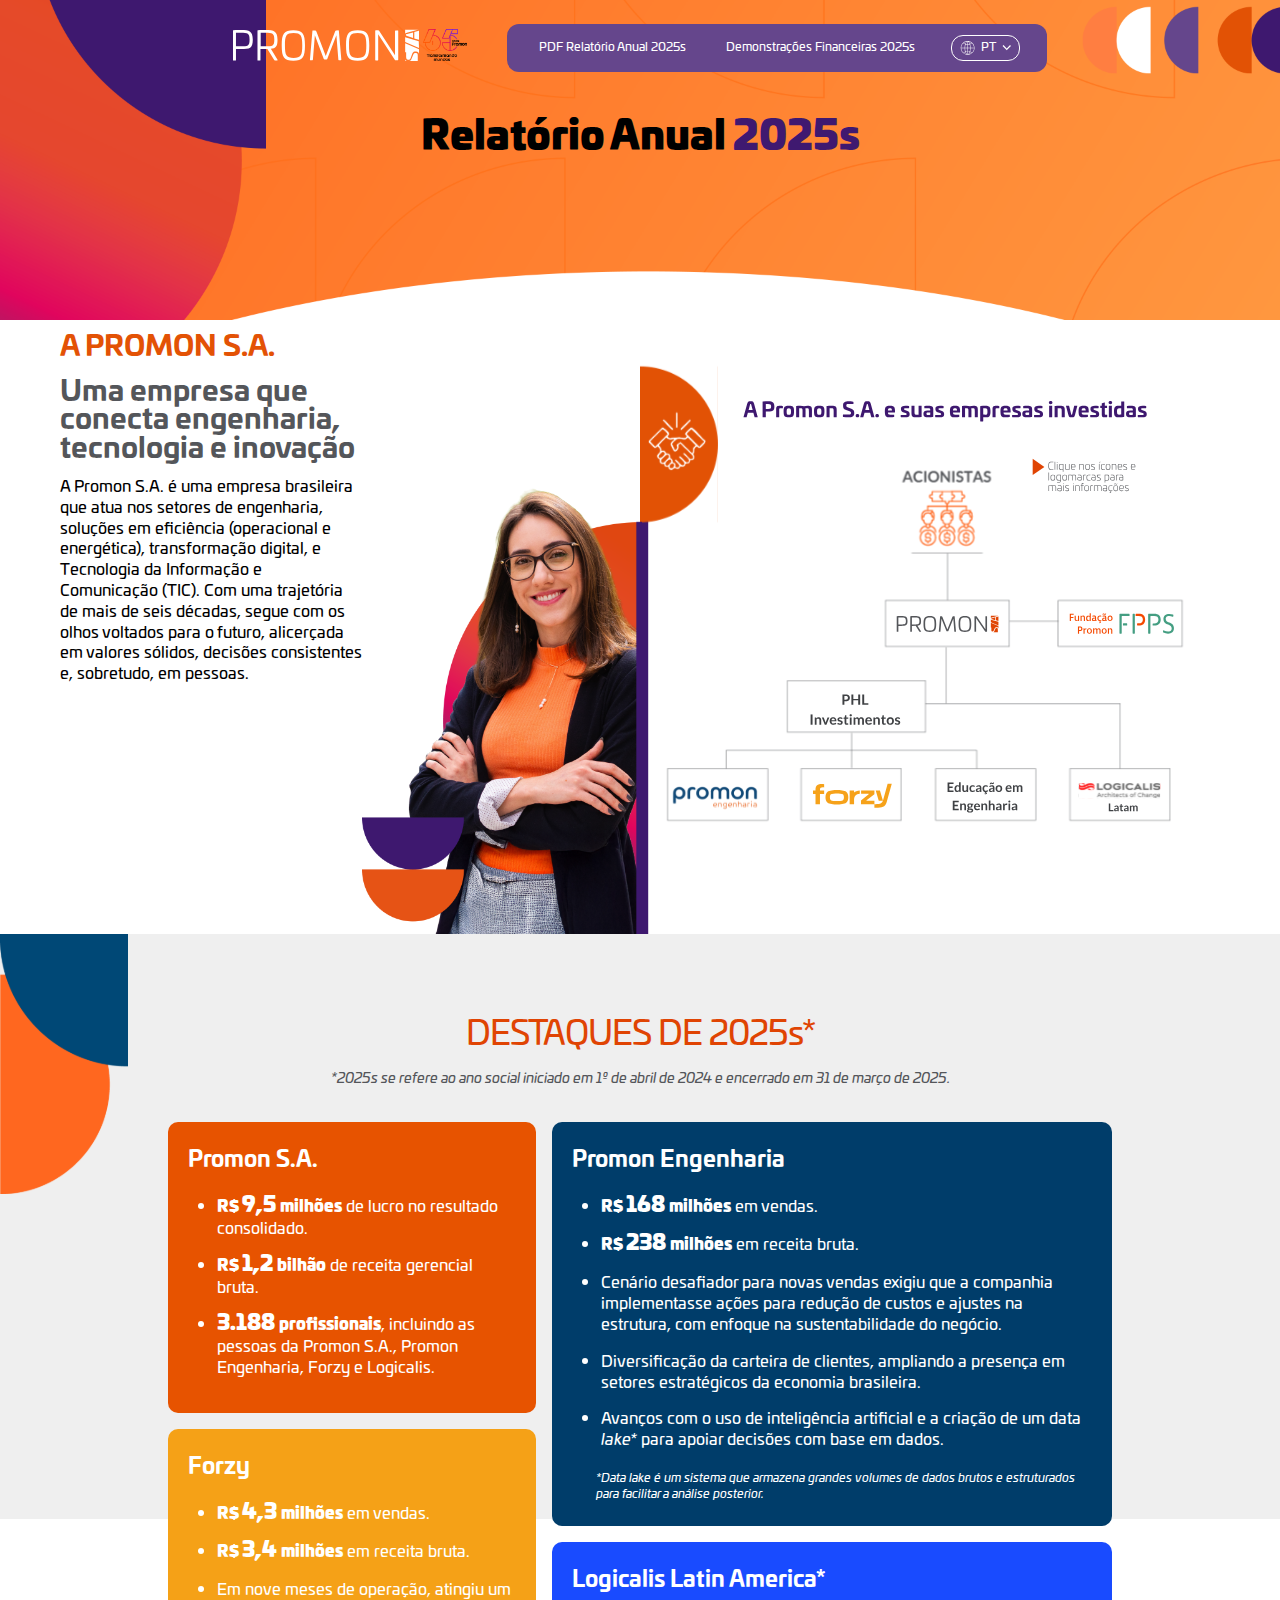
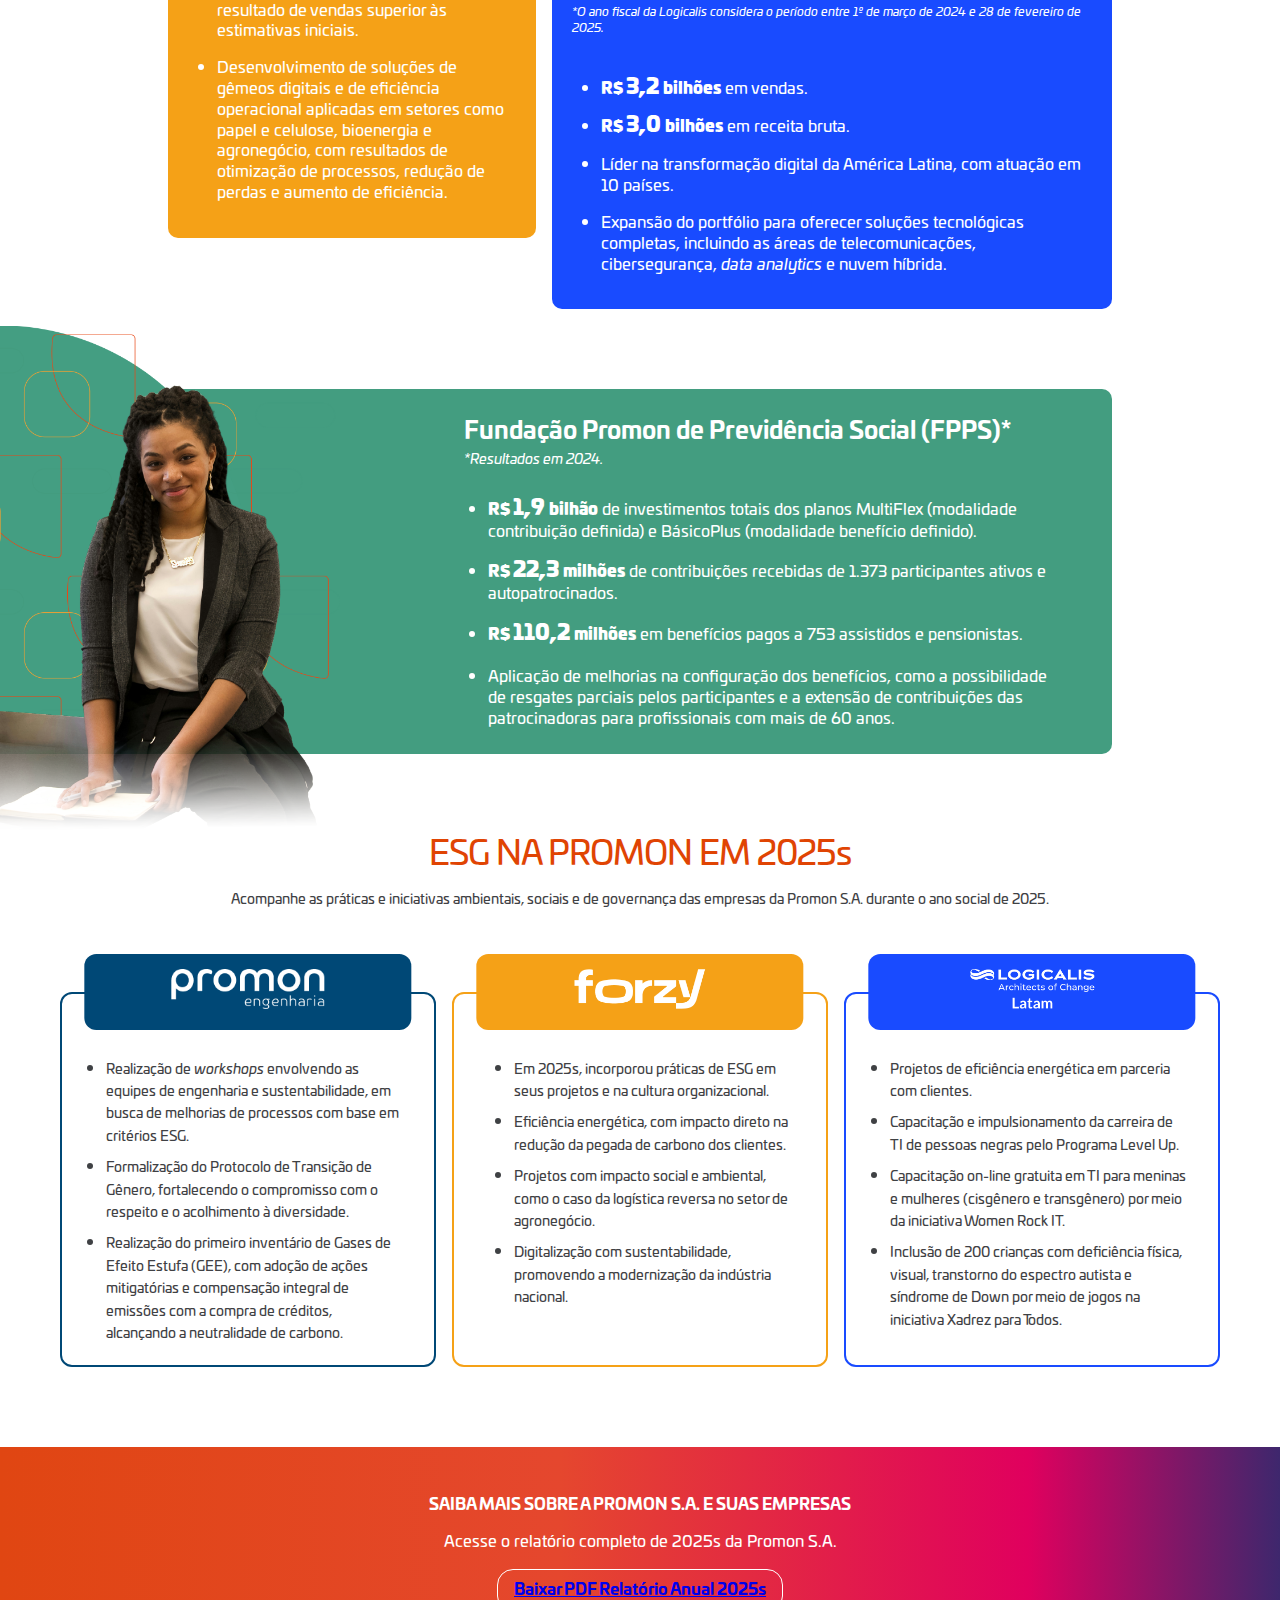
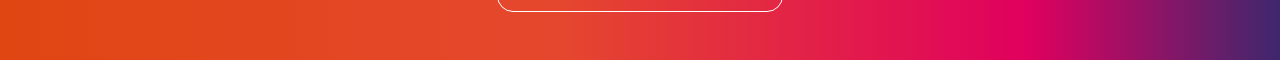
<file: index.html>
<!DOCTYPE html>
<html lang="pt-BR">

<head>
  <meta charset="UTF-8">
  <meta name="viewport" content="width=device-width, initial-scale=1.0">
  <title>Promon S/A</title>
  <link rel="preconnect" href="https://fonts.googleapis.com">
  <link rel="preconnect" href="https://fonts.gstatic.com" crossorigin>
  <link href="https://fonts.googleapis.com/css2?family=Lato:ital,wght@0,100;0,300;0,400;0,700;0,900;1,100;1,300;1,400;1,700;1,900&display=swap" rel="stylesheet">

  <link rel="stylesheet" href="./assets/css/reset.css">
  <link rel="stylesheet" href="./assets/css/fonts.css">
  <link rel="stylesheet" href="./assets/css/index.css">
</head>

<body>
  <header class="header">
    <img class="header__background" src="./assets/images/background-heeader.png" alt="">

    <div class="header__content">
      <div class="header__top">
        <div class="header__logo">
          <img src="./assets/images/logo-promon.svg" alt="Logo Promon">
          <img src="./assets/images/selo.png" alt="Selo 65 anos Promon  ">
        </div>
        
        <div class="header__container-nav">
          <nav class="header__nav">
            <ul>
              <li>
                <a target="_blank" href="https://www.promon.com.br/relatorioanual/2025s/">
                  PDF Relatório Anual 2025s
                </a>
              </li>
              <li>
                <a target="_blank" href="https://www.promon.com.br/relatorioanual/2025s/DF-PSA-2025.pdf">
                  Demonstrações Financeiras 2025s
                </a>
              </li>
              <li id="language-change">
                <img class="language-icon-global" src="./assets/images/icon-global.svg" alt="Icone Globo">
                <span class="language-text">PT</span>
                <img class="language-icon-down" src="./assets/images/icon-down.svg" alt="Icone Seta para baixo">
                
                <select class="language-list">
                  <option value="pt" selected>🇧🇷 PT</option>
                  <option value="en">🇺🇸 EN</option>
                </select>
              </li>
            </ul>
          </nav>
        </div>
      </div>

      <div class="header__bottom">
        <h1 class="title header__title">Relatório Anual <span>2025s</span></h1>
      </div>
    </div>
  </header>

  <main class="main">
    <section class="section-hero">
      <div class="container">
        <div class="section-hero__content">
          <div class="section-hero__text-media">
            <article class="section-hero__article">
              <h2 class="section-hero__subtitle subtitle">A PROMON S.A.</h2>

              <h2 class="section-hero__subtitle section-hero__subtitle--second subtitle">
                Uma empresa que conecta engenharia, tecnologia e inovação
              </h2>

              <p class="section-hero__text">
                A Promon S.A. é uma empresa brasileira que atua nos setores de
                engenharia, soluções em eficiência (operacional e energética),
                transformação digital, e Tecnologia da Informação e Comunicação
                (TIC). Com uma trajetória de mais de seis décadas, segue com os
                olhos voltados para o futuro, alicerçada em valores sólidos,
                decisões consistentes e, sobretudo, em pessoas.
              </p>
            </article>

            <img src="./assets/images/about-1.png" alt="" srcset="">
          </div>

          <div class="section-hero__organograma"></div>
        </div>
      </div>
    </section>

    <section class="section section-highlights">
      <div class="section-highlights__decoration">
        <img src="./assets/images/decoration.svg" aria-hidden="true">
      </div>

      <div class="container">
        <header class="section-header">
          <h2 class="title-section section-highlights__title">DESTAQUES DE 2025s*</h2>
          <p class="text-small">
            <i>
              *2025s se refere ao ano social iniciado em 1º de abril de
              2024 e encerrado em 31 de março de 2025.
            </i>
          </smal>
        </header>

        <div class="section-highlights__content">
          <div class="column-1">
            <article class="card orange">
              <h2>Promon S.A.</h2>
              <ul>
                <li>
                  <strong>R$ </strong> <strong class="number">9,5</strong> 
                  <strong>milhões</strong> de lucro no resultado consolidado.
                </li>
                <li>
                  <strong>R$ </strong> <strong class="number">1,2</strong> 
                  <strong>bilhão</strong> de receita gerencial bruta.
                </li>
                <li>
                  <strong class="number">3.188</strong> 
                  <strong>profissionais</strong>, incluindo as pessoas da Promon 
                  S.A., Promon Engenharia, Forzy e Logicalis.
                </li>
              </ul>
            </article>

            <article class="card yellow">
              <h2>Forzy</h2>
              <ul>
                  <li>
                    <strong>R$ </strong> <strong class="number">4,3</strong> 
                    <strong>milhões</strong> em vendas.
                  </li>
                  <li>
                    <strong>R$ </strong> <strong class="number">3,4</strong> 
                    <strong>milhões</strong> em receita bruta.
                  </li>
                  <li>
                    Em nove meses de operação, atingiu um resultado de vendas superior às 
                    estimativas iniciais.
                  </li>
                  <li>
                    Desenvolvimento de soluções de gêmeos digitais e de eficiência 
                    operacional aplicadas em setores como papel e celulose, bioenergia e 
                    agronegócio, com resultados de otimização de processos, redução de 
                    perdas e aumento de eficiência.
                  </li>
              </ul>
            </article>
          </div>

          <div class="column-2">
            <article class="card darkblue">
              <h2>Promon Engenharia</h2>
              <ul>
                <li>
                  <strong>R$ </strong> <strong class="number">168</strong> 
                  <strong>milhões</strong> em vendas.
                </li>
                <li>
                  <strong>R$ </strong> <strong class="number">238</strong>
                  <strong>milhões</strong> em receita bruta.
                </li>
                <li>
                  Cenário desafiador para novas vendas exigiu que a companhia implementasse 
                  ações para redução de custos e ajustes na estrutura, com enfoque na
                  sustentabilidade do negócio.
                </li>
                <li>
                  Diversificação da carteira de clientes, ampliando a presença em setores 
                  estratégicos da economia brasileira.
                </li>
                <li>
                  Avanços com o uso de inteligência artificial e a criação de um data 
                    <i>lake*</i> para apoiar decisões com base em dados.
                </li>
              </ul>
              
              <small style="padding-left: 24px;">
                <i>
                  *Data lake é um sistema que armazena grandes volumes de dados brutos e 
                  estruturados para facilitar a análise posterior.
                </i>
              </small>
            </article>

            <article class="card blue">
              <h2>Logicalis Latin America*</h2>
              <small>
                <i>
                  *O ano fiscal da Logicalis considera o período entre 1º de março de 
                  2024 e 28 de fevereiro de 2025.
                </i>
              </small>  <br>
             
              <ul>
                <li>
                  <strong>R$ </strong> <strong class="number">3,2</strong> <strong>bilhões</strong> em vendas.
                </li>
                <li>
                  <strong>R$ </strong> <strong class="number">3,0</strong> <strong>bilhões</strong> em receita 
                  bruta.
                </li>
                <li>
                  Líder na transformação digital da América Latina, com atuação em 10 países.
                </li>
                <li>
                  Expansão do portfólio para oferecer soluções tecnológicas completas, incluindo 
                  as áreas de telecomunicações, cibersegurança, <i>data analytics</i> e nuvem híbrida.
                </li>
              </ul>
            </article>
          </div>
        </div>
      </div>
    </section>

    <section class="section-fundation">
      <img src="./assets/images/15626b2b729ef372f9422b213573ec1e444cd942.png" alt="">
      <div class="container">
        <article class="section-fundation__article">
          <h2 class="subtitle-section">Fundação Promon de Previdência Social (FPPS)*</h2>
          <p class="text-small"><i>*Resultados em 2024.</i></p>

          <ul>
            <li>
             <strong>R$ </strong> <strong class="number">1,9 </strong> <strong>bilhão</strong> 
             de investimentos totais dos planos MultiFlex (modalidade contribuição definida) e 
             BásicoPlus (modalidade benefício definido).
            </li>
            <li>
             <strong>R$ </strong> <strong class="number">22,3</strong> <strong>milhões</strong> 
             de contribuições recebidas de 1.373 participantes ativos e autopatrocinados.
            </li>
            <li>
             <strong>R$ </strong> <strong class="number">110,2</strong> <strong>milhões</strong> 
             em benefícios pagos a 753 assistidos e pensionistas.
            </li>
            <li>
              Aplicação de melhorias na configuração dos benefícios, como a possibilidade de 
              resgates parciais pelos participantes e a extensão de contribuições das 
              patrocinadoras para profissionais com mais de 60 anos.
            </li>
          </ul>
        </article>
      </div>
    </section>

    <section class="section section-esg">
      <div class="container">
        <header class="section-header">
          <h2 class="title-section">ESG NA PROMON EM 2025s</h2>
          <p class="text-small">
            Acompanhe as práticas e iniciativas ambientais, sociais e de governança das
            empresas da Promon S.A. durante o ano social de 2025.
          </p>
        </header>

        <div class="section-esg__content">
          <div class="section-esg__card">
            <div class="section-esg__header">
              <img src="./assets/images/logo-promon-2.png" alt="Logo Promon">
            </div>
            <ul class="section-esg__list">
              <li>
                Realização de <i>workshops</i> envolvendo as equipes de engenharia e 
                sustentabilidade, em busca de melhorias de processos com base em
                critérios ESG.
              </li>
              <li>
                Formalização do Protocolo de Transição de Gênero, fortalecendo o compromisso 
                com o respeito e o acolhimento à diversidade.
              </li>
              <li>
                Realização do primeiro inventário de Gases de Efeito Estufa (GEE), com adoção 
                de ações mitigatórias e compensação integral de emissões com a
                compra de créditos, alcançando a neutralidade de carbono.
              </li>
            </ul>
          </div>

          <div class="section-esg__card">
            <div class="section-esg__header">
              <img src="./assets/images/logo-forrzy.png" alt="Logo Forzy">
            </div>
            <ul class="section-esg__list">
              <li>
                Em 2025s, incorporou práticas de ESG em seus projetos e na cultura organizacional. 
              </li>
              <li>
                Eficiência energética, com impacto direto na redução da pegada de carbono 
                dos clientes.
              </li>
              <li>
                Projetos com impacto social e ambiental, como o caso da logística 
                reversa no setor de agronegócio.
              </li>
              <li>
                Digitalização com sustentabilidade, promovendo a modernização da indústria nacional.
              </li>
            </ul>
          </div>

          <div class="section-esg__card">
            <div class="section-esg__header">
              <img src="./assets/images/logo-logicalis.png" alt="Logo Logicalis">
            </div>
            <ul class="section-esg__list">
              <li>
                Projetos de eficiência energética em parceria com clientes.
              </li>
              <li>
                Capacitação e impulsionamento da carreira de TI de pessoas negras pelo Programa Level Up.
              </li>
              <li>
                Capacitação on-line gratuita em TI para meninas e mulheres (cisgênero e transgênero) por meio da iniciativa Women Rock IT.
              </li>
              <li>
                Inclusão de 200 crianças com deficiência física, visual, transtorno do espectro autista e síndrome de Down por meio de jogos na iniciativa Xadrez para Todos.
              </li>
            </ul>
          </div>
        </div>
      </div>
    </section>
  </main>

  <footer class="footer">
    <div class="container">
      <div class="footer__content">
        <h3>SAIBA MAIS SOBRE A PROMON S.A. E SUAS EMPRESAS</h3>
        <p>Acesse o relatório completo de 2025s da Promon S.A.</p>
        <a target="_blank" href="https://www.promon.com.br/relatorioanual/2025s/">
          Baixar PDF Relatório Anual 2025s
        </a>
      </div>
    </div>
  </footer>

  <div id="meuModal" class="modal">
    <div class="modal-content">
      <span class="close">&times;</span>
      <h2 class="modal-title"></h2>
      <p class="modal-text"></p>
    </div>
  </div>

  <script src="./assets/js/organograma.js"></script>
  <script src="./assets/js/index.js"></script>
</body>

</html>
</file>
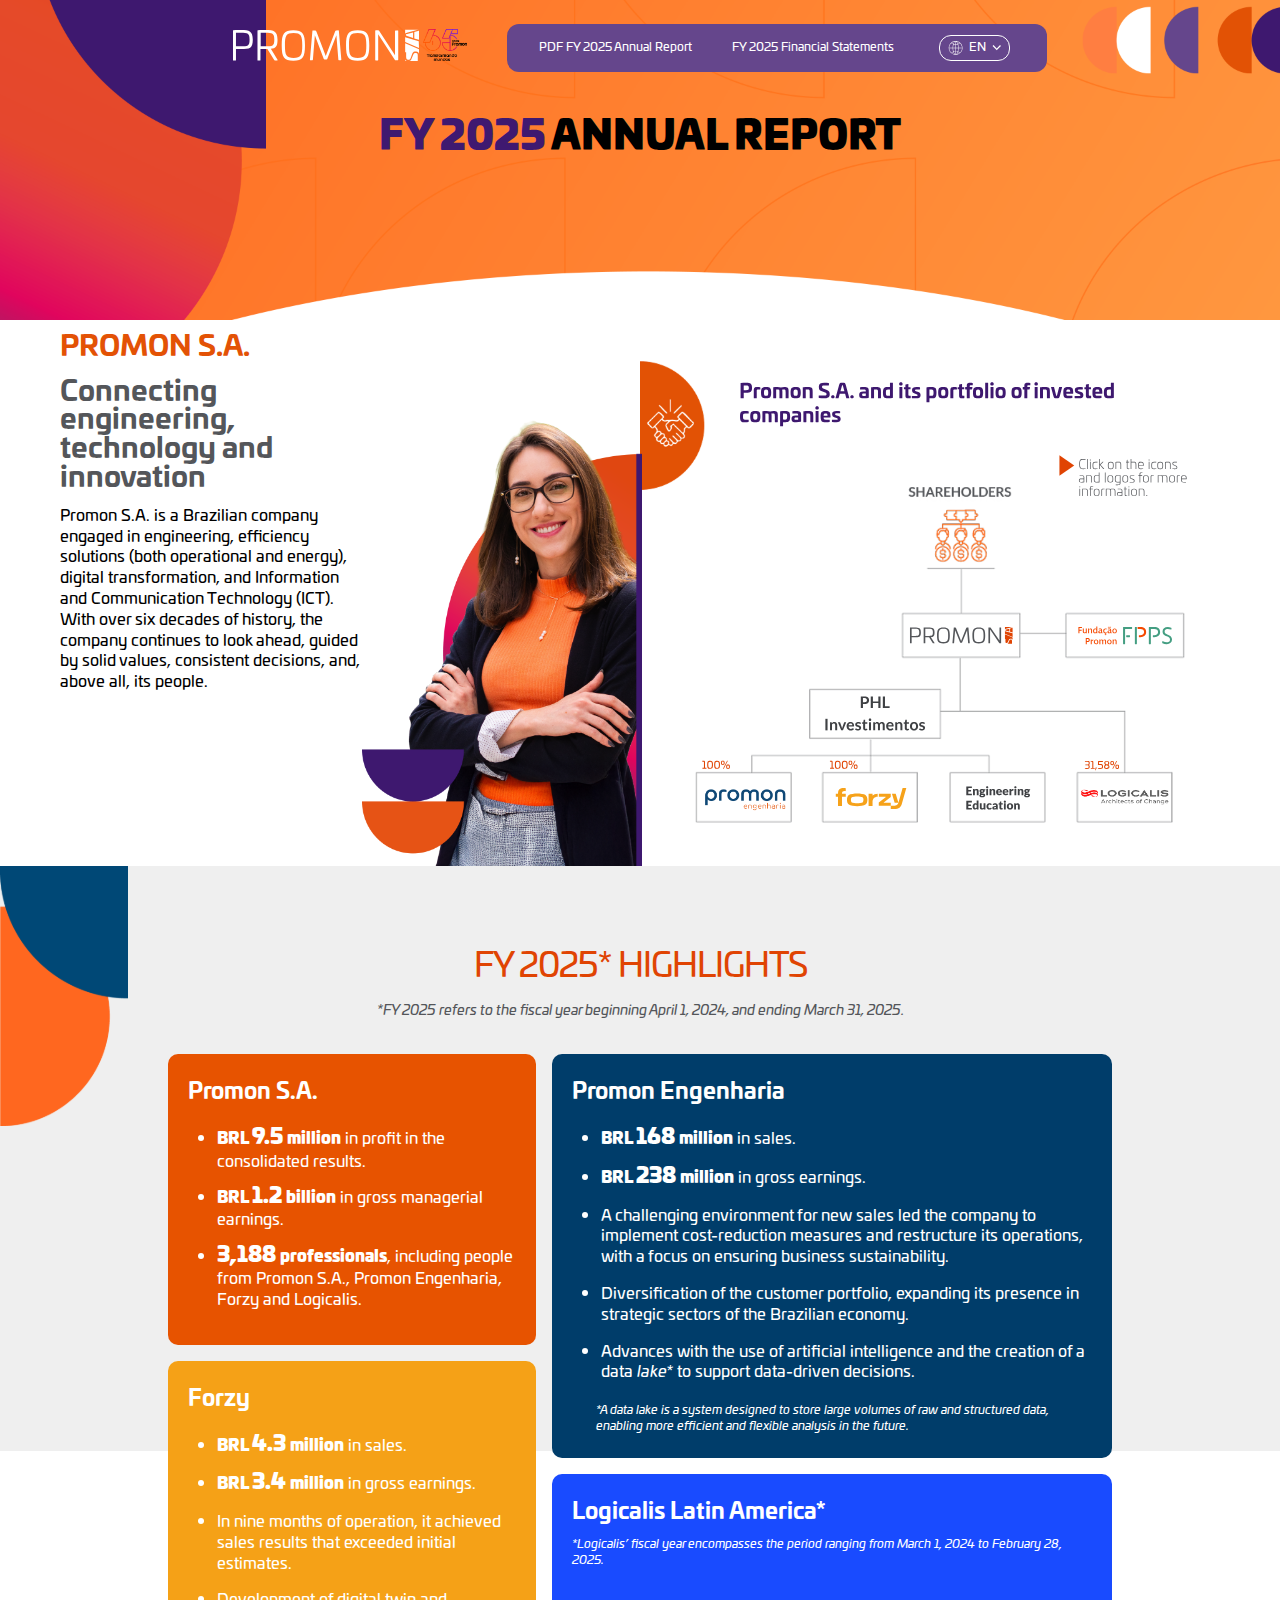
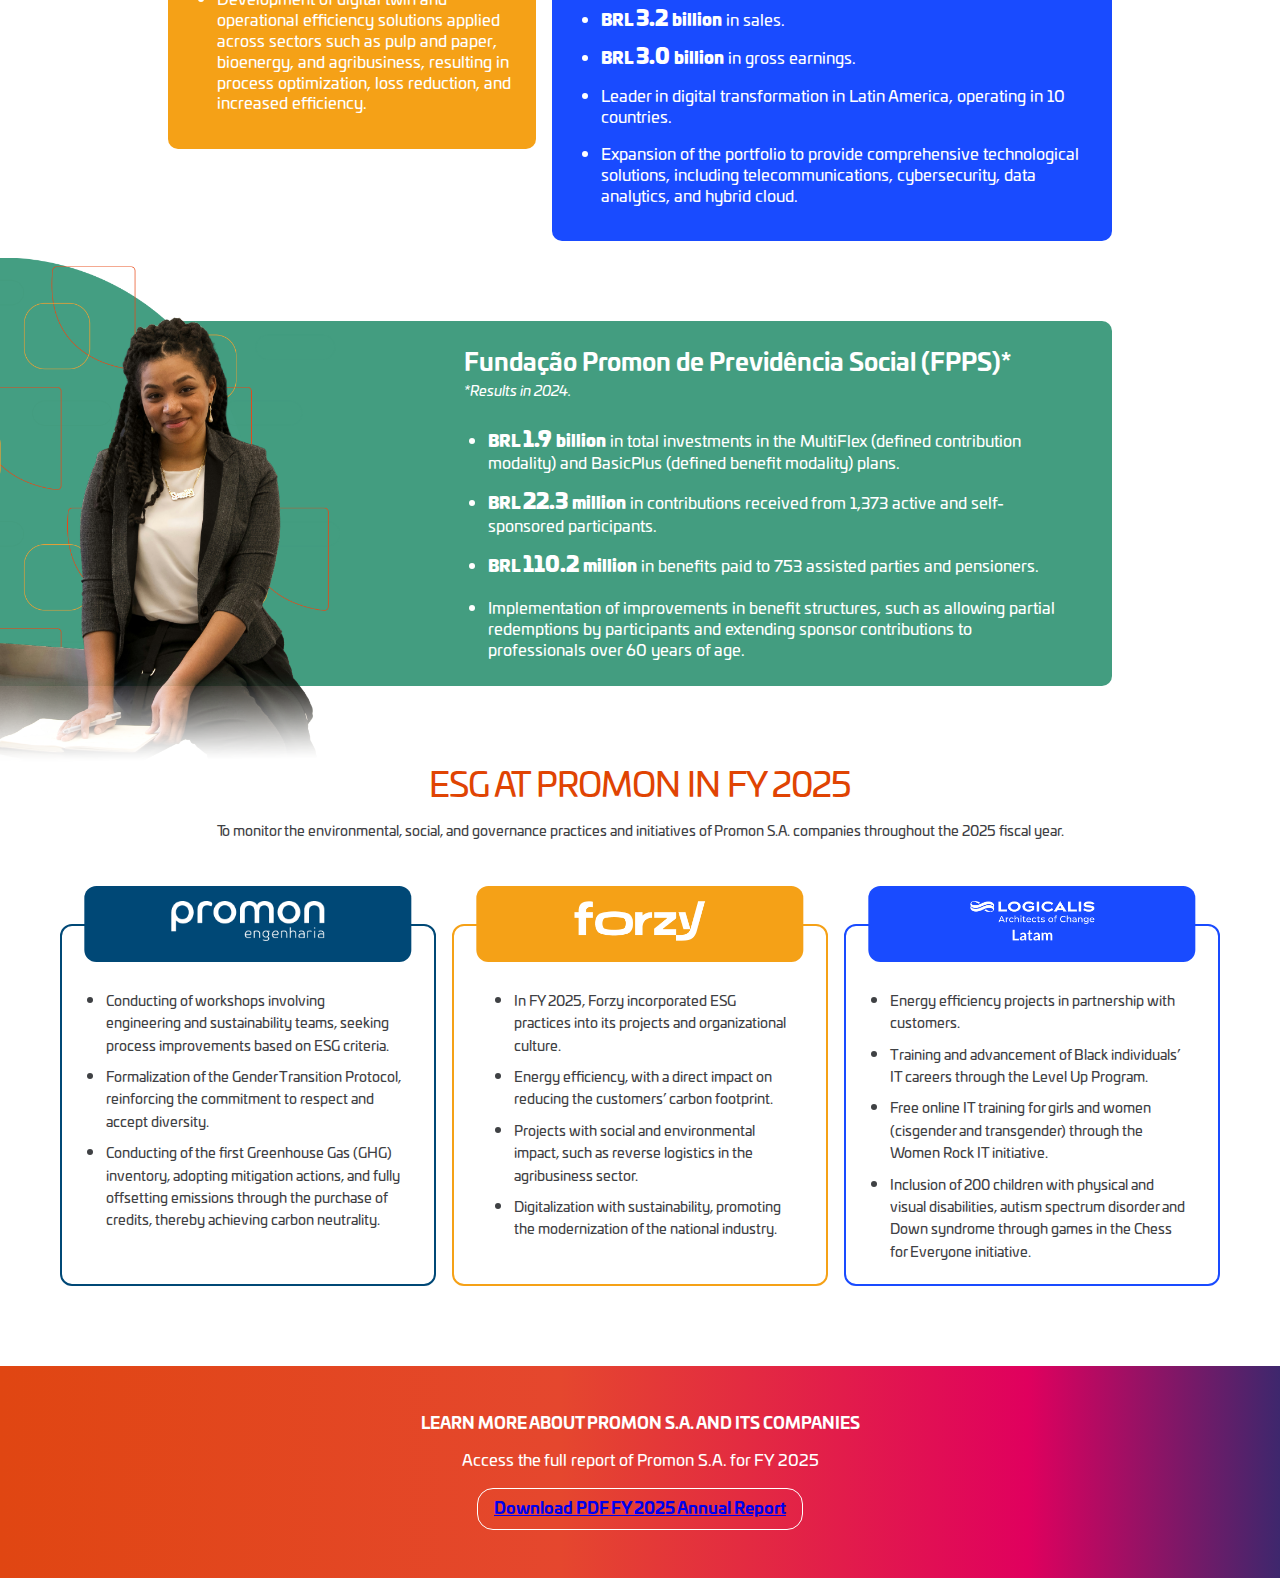
<file: en/index.html>
<!DOCTYPE html>
<html lang="en">

<head>
  <meta charset="UTF-8">
  <meta name="viewport" content="width=device-width, initial-scale=1.0">
  <title>Promon S/A</title>
  <link rel="preconnect" href="https://fonts.googleapis.com">
  <link rel="preconnect" href="https://fonts.gstatic.com" crossorigin>
  <link href="https://fonts.googleapis.com/css2?family=Lato:ital,wght@0,100;0,300;0,400;0,700;0,900;1,100;1,300;1,400;1,700;1,900&display=swap" rel="stylesheet">

  <link rel="stylesheet" href="../assets/css/reset.css">
  <link rel="stylesheet" href="../assets/css/fonts.css">
  <link rel="stylesheet" href="../assets/css/index.css">
</head>

<body>
  <header class="header">
    <img class="header__background" src="../assets/images/background-heeader.png" alt="">

    <div class="header__content">
      <div class="header__top">
        <div class="header__logo">
          <img src="../assets/images/logo-promon.svg" alt="Logo Promon">
          <img src="../assets/images/selo.png" alt="Selo 65 anos Promon  ">
        </div>
        
        <div class="header__container-nav">
          <nav class="header__nav">
            <ul>
              <li>
                <a target="_blank" href="https://www.promon.com.br/relatorioanual/2025s/">
                  PDF FY 2025 Annual Report
                </a>
              </li>
              <li>
                <a target="_blank" href="https://www.promon.com.br/relatorioanual/2025s/DF-PSA-2025.pdf">
                  FY 2025 Financial Statements
                </a>
              </li>
              <li id="language-change">
                <img class="language-icon-global" src="../assets/images/icon-global.svg" alt="Icone Globo">
                <span class="language-text">EN</span>
                <img class="language-icon-down" src="../assets/images/icon-down.svg" alt="Icone Seta para baixo">
                
                <select class="language-list">
                  <option value="en" selected>🇺🇸 EN</option>
                  <option value="pt">🇧🇷 PT</option>
                </select>
              </li>
            </ul>
          </nav>
        </div>
      </div>

      <div class="header__bottom">
        <h1 class="title header__title"><span>FY 2025</span> ANNUAL REPORT</h1>
      </div>
    </div>
  </header>

  <main class="main">
    <section class="section-hero">
      <div class="container">
        <div class="section-hero__content">
          <div class="section-hero__text-media">
            <article class="section-hero__article">
              <h2 class="section-hero__subtitle subtitle">PROMON S.A.</h2>

              <h2 class="section-hero__subtitle section-hero__subtitle--second subtitle">
                Connecting engineering, technology and innovation 
              </h2>

              <p class="section-hero__text">
                Promon S.A. is a Brazilian company engaged in engineering, efficiency solutions (both operational and energy), digital transformation, and Information and Communication Technology (ICT). With over six decades of history, the company continues to look ahead, guided by solid values, consistent decisions, and, above all, its people.
              </p>
            </article>

            <img src="../assets/images/about-1.png" alt="" srcset="">
          </div>

          <div class="section-hero__organograma"></div>
        </div>
      </div>
    </section>

    <section class="section section-highlights">
      <div class="section-highlights__decoration">
        <img src="../assets/images/decoration.svg" aria-hidden="true">
      </div>

      <div class="container">
        <header class="section-header">
          <h2 class="title-section section-highlights__title">FY 2025* HIGHLIGHTS</h2>
          <p class="text-small">
            <i>
              *FY 2025 refers to the fiscal year beginning April 1, 2024, and ending March 31, 2025.
            </i>
          </p>
        </header>

        <div class="section-highlights__content">
          <div class="column-1">
            <article class="card orange">
              <h2>Promon S.A.</h2>
              <ul>
                <li>
                  <strong>BRL </strong> <strong class="number">9.5</strong> 
                  <strong>million</strong> in profit in the consolidated results.
                </li>
                <li>
                  <strong>BRL </strong> <strong class="number">1.2</strong> 
                  <strong>billion</strong> in gross managerial earnings.
                </li>
                <li>
                  <strong class="number">3,188</strong> 
                  <strong>professionals</strong>, including people from Promon S.A., Promon Engenharia, Forzy and Logicalis.
                </li>
              </ul>
            </article>

            <article class="card yellow">
              <h2>Forzy</h2>
              <ul>
                  <li>
                    <strong>BRL </strong> <strong class="number">4.3</strong> 
                    <strong>million</strong> in sales.
                  </li>
                  <li>
                    <strong>BRL </strong> <strong class="number">3.4</strong> 
                    <strong>million</strong> in gross earnings.
                  </li>
                  <li>
                    In nine months of operation, it achieved sales results that exceeded initial estimates.
                  </li>
                  <li>
                    Development of digital twin and operational efficiency solutions applied across sectors such as pulp and paper, bioenergy, and agribusiness, resulting in process optimization, loss reduction, and increased efficiency.
                  </li>
              </ul>
            </article>
          </div>

          <div class="column-2">
            <article class="card darkblue">
              <h2>Promon Engenharia</h2>
              <ul>
                <li>
                  <strong>BRL </strong> <strong class="number">168</strong> 
                  <strong>million</strong> in sales.
                </li>
                <li>
                  <strong>BRL </strong> <strong class="number">238</strong>
                  <strong>million</strong> in gross earnings.
                </li>
                <li>
                  A challenging environment for new sales led the company to implement cost-reduction measures and restructure its operations, with a focus on ensuring business sustainability.
                </li>
                <li>
                  Diversification of the customer portfolio, expanding its presence in strategic sectors of the Brazilian economy.
                </li>
                <li>
                  Advances with the use of artificial intelligence and the creation of a data 
                    <i>lake*</i> to support data-driven decisions.
                </li>
              </ul>
              
              <small style="padding-left: 24px;">
                <i>
                  *A data lake is a system designed to store large volumes of raw and structured data, enabling more efficient and flexible analysis in the future.
                </i>
              </small>
            </article>

            <article class="card blue">
              <h2>Logicalis Latin America*</h2>
              <small>
                <i>
                  *Logicalis’ fiscal year encompasses the period ranging from March 1, 2024 to February 28, 2025.
                </i>
              </small>  <br>
             
              <ul>
                <li>
                  <strong>BRL </strong> <strong class="number">3.2</strong> <strong>billion</strong> in sales.
                </li>
                <li>
                  <strong>BRL </strong> <strong class="number">3.0</strong> <strong>billion</strong> in gross earnings.
                </li>
                <li>
                  Leader in digital transformation in Latin America, operating in 10 countries.
                </li>
                <li>
                  Expansion of the portfolio to provide comprehensive technological solutions, including telecommunications, cybersecurity, data analytics, and hybrid cloud.
                </li>
              </ul>
            </article>
          </div>
        </div>
      </div>
    </section>

    <section class="section-fundation">
      <img src="../assets/images/15626b2b729ef372f9422b213573ec1e444cd942.png" alt="">
      <div class="container">
        <article class="section-fundation__article">
          <h2 class="subtitle-section">Fundação Promon de Previdência Social (FPPS)*</h2>
          <p class="text-small"><i>*Results in 2024.</i></p>

          <ul>
            <li>
             <strong>BRL </strong> <strong class="number">1.9 </strong> <strong>billion</strong> 
             in total investments in the MultiFlex (defined contribution modality) and BasicPlus (defined benefit modality) plans.
            </li>
            <li>
             <strong>BRL </strong> <strong class="number">22.3</strong> <strong>million</strong> 
             in contributions received from 1,373 active and self-sponsored participants.
            </li>
            <li>
             <strong>BRL </strong> <strong class="number">110.2</strong> <strong>million</strong> 
             in benefits paid to 753 assisted parties and pensioners.
            </li>
            <li>
              Implementation of improvements in benefit structures, such as allowing partial redemptions by participants and extending sponsor contributions to professionals over 60 years of age.
            </li>
          </ul>
        </article>
      </div>
    </section>

    <section class="section section-esg">
      <div class="container">
        <header class="section-header">
          <h2 class="title-section">ESG AT PROMON IN FY 2025</h2>
          <p class="text-small">
            To monitor the environmental, social, and governance practices and initiatives of Promon S.A. companies throughout the 2025 fiscal year.
          </p>
        </header>

        <div class="section-esg__content">
          <div class="section-esg__card">
            <div class="section-esg__header">
              <img src="../assets/images/logo-promon-2.png" alt="Logo Promon">
            </div>
            <ul class="section-esg__list">
              <li>
                Conducting of workshops involving engineering and sustainability teams, seeking process improvements based on ESG criteria.
              </li>
              <li>
                Formalization of the Gender Transition Protocol, reinforcing the commitment to respect and accept diversity.
              </li>
              <li>
                Conducting of the first Greenhouse Gas (GHG) inventory, adopting mitigation actions, and fully offsetting emissions through the purchase of credits, thereby achieving carbon neutrality.
              </li>
            </ul>
          </div>

          <div class="section-esg__card">
            <div class="section-esg__header">
              <img src="../assets/images/logo-forrzy.png" alt="Logo Forzy">
            </div>
            <ul class="section-esg__list">
              <li>
                In FY 2025, Forzy incorporated ESG practices into its projects and organizational culture. 
              </li>
              <li>
                Energy efficiency, with a direct impact on reducing the customers’ carbon footprint.
              </li>
              <li>
                Projects with social and environmental impact, such as reverse logistics in the agribusiness sector.
              </li>
              <li>
                Digitalization with sustainability, promoting the modernization of the national industry.
              </li>
            </ul>
          </div>

          <div class="section-esg__card">
            <div class="section-esg__header">
              <img src="../assets/images/logo-logicalis.png" alt="Logo Logicalis">
            </div>
            <ul class="section-esg__list">
              <li>
                Energy efficiency projects in partnership with customers.
              </li>
              <li>
                Training and advancement of Black individuals’ IT careers through the Level Up Program.
              </li>
              <li>
                Free online IT training for girls and women (cisgender and transgender) through the Women Rock IT initiative.
              </li>
              <li>
                Inclusion of 200 children with physical and visual disabilities, autism spectrum disorder and Down syndrome through games in the Chess for Everyone initiative.
              </li>
            </ul>
          </div>
        </div>
      </div>
    </section>
  </main>

  <footer class="footer">
    <div class="container">
      <div class="footer__content">
        <h3>LEARN MORE ABOUT PROMON S.A. AND ITS COMPANIES</h3>
        <p>Access the full report of Promon S.A. for FY 2025</p>
        <a target="_blank" href="https://www.promon.com.br/relatorioanual/2025s/">
          Download PDF FY 2025 Annual Report
        </a>
      </div>
    </div>
  </footer>

  <div id="meuModal" class="modal">
    <div class="modal-content">
      <span class="close">&times;</span>
      <h2 class="modal-title"></h2>
      <p class="modal-text"></p>
    </div>
  </div>

  <script src="../assets/js/organograma-en.js"></script>
  <script src="../assets/js/index.js"></script>
</body>

</html>
</file>
<file: assets/css/fonts.css>
@font-face {
  font-family: 'Univia Pro';
  src: url('../fonts/UniviaPro-Black.otf') format('opentype');
  font-weight: 900;
  font-style: normal;
  font-display: swap;
}

@font-face {
  font-family: 'Univia Pro';
  src: url('../fonts/UniviaPro-BlackItalic.otf') format('opentype');
  font-weight: 900;
  font-style: italic;
  font-display: swap;
}

@font-face {
  font-family: 'Univia Pro';
  src: url('../fonts/UniviaPro-Bold.otf') format('opentype');
  font-weight: 700;
  font-style: normal;
  font-display: swap;
}

@font-face {
  font-family: 'Univia Pro';
  src: url('../fonts/UniviaPro-BoldItalic.otf') format('opentype');
  font-weight: 700;
  font-style: italic;
  font-display: swap;
}

@font-face {
  font-family: 'Univia Pro';
  src: url('../fonts/UniviaPro-Book.otf') format('opentype');
  font-weight: 350; 
  font-style: normal;
  font-display: swap;
}

@font-face {
  font-family: 'Univia Pro';
  src: url('../fonts/UniviaPro-BookItalic.otf') format('opentype');
  font-weight: 350; 
  font-style: italic;
  font-display: swap;
}

@font-face {
  font-family: 'Univia Pro';
  src: url('../fonts/UniviaPro-Italic.otf') format('opentype');
  font-weight: 400; 
  font-style: italic;
  font-display: swap;
}

@font-face {
  font-family: 'Univia Pro';
  src: url('../fonts/UniviaPro-Light.otf') format('opentype');
  font-weight: 300;
  font-style: normal;
  font-display: swap;
}

@font-face {
  font-family: 'Univia Pro';
  src: url('../fonts/UniviaPro-LightItalic.otf') format('opentype');
  font-weight: 300;
  font-style: italic;
  font-display: swap;
}

@font-face {
  font-family: 'Univia Pro';
  src: url('../fonts/UniviaPro-Medium.otf') format('opentype');
  font-weight: 500;
  font-style: normal;
  font-display: swap;
}

@font-face {
  font-family: 'Univia Pro';
  src: url('../fonts/UniviaPro-MediumItalic.otf') format('opentype');
  font-weight: 500;
  font-style: italic;
  font-display: swap;
}

@font-face {
  font-family: 'Univia Pro';
  src: url('../fonts/UniviaPro-Regular.otf') format('opentype');
  font-weight: 400;
  font-style: normal;
  font-display: swap;
}

@font-face {
  font-family: 'Univia Pro';
  src: url('../fonts/UniviaPro-Thin.otf') format('opentype');
  font-weight: 100;
  font-style: normal;
  font-display: swap;
}

@font-face {
  font-family: 'Univia Pro';
  src: url('../fonts/UniviaPro-ThinItalic.otf') format('opentype');
  font-weight: 100;
  font-style: italic;
  font-display: swap;
}

@font-face {
  font-family: 'Univia Pro';
  src: url('../fonts/UniviaPro-Ultra.otf') format('opentype');
  font-weight: 900; /* 'Ultra' é geralmente um peso maior que 'Black' (900), mas é comum mapear ambos para 900 ou mais */
  font-style: normal;
  font-display: swap;
}

@font-face {
  font-family: 'Univia Pro';
  src: url('../fonts/UniviaPro-UltraItalic.otf') format('opentype');
  font-weight: 900;
  font-style: italic;
  font-display: swap;
}

@font-face {
  font-family: 'Univia Pro';
  src: url('../fonts/UniviaPro-UltraLight.otf') format('opentype');
  font-weight: 200;
  font-style: normal;
  font-display: swap;
}

@font-face {
  font-family: 'Univia Pro';
  src: url('../fonts/UniviaPro-UltraLightItalic.otf') format('opentype');
  font-weight: 200;
  font-style: italic;
  font-display: swap;
}
</file>
<file: assets/css/index.css>
/*****************************
********** Globais ************
*****************************/
body,
* {
  font-family: 'Univia Pro', sans-serif;
  line-height: 1.3;
}

.title {
  font-weight: 700;
  font-style: Black;
  font-size: 2.6rem;
  letter-spacing: 0px;
  text-align: center;
}

.title-section {
  font-weight: 400;
  font-size: 2.1rem;
  letter-spacing: -1px;
  text-align: center;
  color: #E04403;
  margin: 0;
}
@media(max-width: 768px) {
  .title-section {
    font-size: 1.8rem;
  }
}

.subtitle {
  font-weight: 700;
  font-style: Bold;
  font-size: 1.8rem;
  line-height: 1;
}

.subtitle-section {
  font-family: Univia Pro;
  font-weight: 700;
  font-size: 1.5rem;
  line-height: 38px;
  letter-spacing: 0px;
  color: #fff;
}

.text {
  font-weight: 400;
  font-style: Regular;
  font-size: 16px;
  line-height: 1.2;
  letter-spacing: 0px;
}

.text-small {
  font-weight: 400;
  font-style: Regular;
  font-size: 14px;
  color: #54565A;
}

.container {
  max-width: 1200px;
  margin: 0 auto;
  padding: 0 20px;
}

.section {
  padding: 80px 0;
}

.section-header {
  display: grid;
  gap: 12px;
  text-align: center;
  justify-content: center;
  margin-bottom: 24px;
}

strong.number {
  font-size: 1.3rem;
  font-weight: 800;
}

/*****************************
********** Header ************
*****************************/
.header {
  position: relative;
}

.header__background {
  width: 100%;
  left: 0;
  z-index: -1;
  min-height: 300px;
  max-height: 320px;
  height: auto;
  object-fit: cover;
  object-position: center;
}
@media(max-width: 992px) {
  .section-header__background {
    object-position: right;
  }
}

.header__content {
  position: absolute;
  top: 24px;
  left: 50%;
  transform: translateX(-50%);
  display: flex;
  flex-direction: column;
  justify-content: space-between;
  align-items: center;
  width: 100%;
  max-width: 900px;
  margin: auto;
  padding-top: 24x;
}

.header__top {
  display: flex;
  flex-wrap: wrap;
  gap: 16px 40px;
  justify-content: center;
  align-items: center;
  width: fit-content;
  margin: auto;
  padding-top: 24x;
}

.header__logo img {
  height: 32px;
}

.header__container-nav {
  position: relative;
}

.arrow{
  position: absolute;
  top: 50%;
  transform: translateY(-50%);
  display: none;
  cursor: pointer;
  background: #E5472E;
  border-radius: 50%;
  width: 30px;
  height: 30px;
  display: flex;
  justify-content: center;
  align-items: center;
  box-shadow: none;
  outline: none;
  border: none;
}
@media (max-width: 600px) {
  .arrow {
    display: flex; 
  }
}

#right-arrow {
  right: -8px;
}

#left-arrow {
  left: 0;
}

.header__nav {
  background: #65468C;
  border-radius: 12px;
  overflow-x: auto;
  position: relative;
}
@media(max-width: 800px) {
  .header__nav {
    width: calc(100vw - 40px); 
  }
}

.header__nav::-webkit-scrollbar {
  width: 0;
  height: 0;
  background: transparent;
}

.header__nav ul {
  display: flex;
  justify-content: space-between;
  gap: 8px;
  list-style: none;
  padding: 0 16px;
  min-width: 540px;
}

.header__nav ul li a{
  color: #fff;
  font-size: 12px;
  text-decoration: none;
  padding: 16px;
  display: block;
}

.header__title {
  font-weight: 800;
  font-size: 2.5rem;
}
@media(max-width: 800px) {
  .header__title {
    font-size: 1.7rem;
  }
}

.header__title span {
  color: #3F1970;
}

.header__bottom {
  height: 100%;
  display: flex;
  margin-top: 40px;
}
@media(max-width: 800px) {
  .header__bottom {
    margin-top: 24px;
  }
}
#language-change {
  position: relative;
  border: 1px solid #fff;
  height: fit-content;
  margin: auto;
  color: #fff;
  font-size: 12px;
  padding: 4px 8px;
  border-radius: 12px;
  cursor: pointer;
  display: flex;
  align-items: center;
  gap: 6px;
  background: transparent;
}

.language-icon-global {
  height: 14px;
}

.language-icon-down {
  height: 6px;
  pointer-events: none;
}

.language-list {
  position: absolute;
  top: 0;
  left: 0;
  width: 100%;
  height: 100%;
  opacity: 0;
  cursor: pointer;
  border: none;
  background: transparent;
  appearance: none;
}

.language-list option {
  text-align: center;
}

/*****************************
******** Section Hero ********
*****************************/
.section-hero .container {
 position: relative;
 z-index: 2;
}
@media(max-width: 992px) {
  .section-hero .container {
    padding: 0;
  }
}

.section-hero__content {
  display: grid;
  grid-template-columns: 1fr 1fr;
  margin-top: 8px;
}
@media(max-width: 992px) {
  .section-hero__content {
    grid-template-columns: 1fr;
  }
}

.section-hero__text-media {
  display: flex;
}
@media(max-width: 992px) {
  .section-hero__text-media {
    gap: 32px;
    justify-content: space-between;
    margin-top: -40px;
  }
}
@media(max-width: 676px) {
  .section-hero__text-media {
    flex-direction: column;
    align-items: end;
  }
}

@media(max-width: 992px) {
  .section-hero__text-media article {
    padding: 20px;
  }
}

.section-hero__text-media img {
  max-width: 280px;
  height: auto;
  object-fit: contain;
  object-position: bottom;
  margin-right: -2px;
  transform: translateY(-36px);
}
@media(max-width: 1100px) {
  .section-hero__text-media img {
    width: 200px;
    margin: 0;
  }
}
@media(max-width: 676px) {
  .section-hero__text-media img {
    width: 100%;
  }
}

.section-hero__subtitle {
  margin-bottom: 16px;
  color: #E35205;
}

.section-hero__subtitle--second {
  color: #54565A;
  margin-bottom: 12px;
}

.section-hero__organograma {
  width: 100%;
  height: 100%;
  width: 100%;
}

.section-hero__organograma svg {
  width: 98%;
  height: 100%;
}
@media(max-width: 992px) {
 .section-hero__organograma svg {
    width: 100%;
  }
}

/*****************************
***** Section Highlights *****
*****************************/
.section-highlights {
  background: linear-gradient(to bottom, #EFEFEF 60%, transparent 60%);
  padding-bottom: 0;
  margin-top: -40px;
  position: relative;
  z-index: 2;
}

.section-highlights .container {
  max-width: 1000px;
}

.section-highlights__content {
  display: grid;
  grid-template-columns: 40% 60%;
}
@media (max-width: 800px) {
  .section-highlights__content {
    grid-template-columns: minmax(200px, 600px);
    justify-content: center;
  }
}

.section-highlights__content .column-1, .section-highlights__content .column-2  {
  display: flex;
  flex-direction: column;
  gap: 16px;
  margin: 0 8px;
}
@media (max-width: 800px) {
  .section-highlights__content .column-1 {
    margin-bottom: 24px;
  }
  .section-highlights__content .column-1, .section-highlights__content .column-2  {
    gap: 24px;
  }
}

.section-highlights .card {
  border-radius: 10px;
  padding: 24px 20px;
  color: #fff;
  height: fit-content;
  display: inline-flex;
  flex-direction: column;
}

.section-highlights .card h2 {
  font-size: 1.4rem;
  font-weight: 700;
  margin: 0 0;
}

.section-highlights .card strong {
  font-weight: 800;
}

.section-highlights .orange {
  background: #E75300;
}

.section-highlights .yellow {
  background: #F5A117;
}

.section-highlights .darkblue {
  background: #003D6A;
}

.section-highlights .blue {
  background: #194BFF;
}

.section-highlights ul {
  margin: 16px 0 0;
  list-style-type: disc;
  list-style-position: outside; 
  padding-left: 29px; 
}

.section-highlights li {
  margin-bottom: 10px;
  font-size: 16px;
}

.section-highlights ul li::marker {
  font-size: 1.4rem;
}

.section-highlights p {
  font-size: 14px;
  margin-bottom: 10px;
}

.section-highlights small {
  font-size: 12px;
  display: block;
  margin-top: 10px;
}

.section-highlights__decoration {
  position: absolute;
  top: 0;
  left: 0;
  width: 10%;
  z-index: -1;
}
.section-highlights__decoration img {
  width: 100%;
  height: auto;
  object-fit: contain;
}

/*****************************
***** Section Fundation *****
*****************************/
.section-fundation {
  margin-top: 80px;
  position: relative;
  display: flex;
  align-items: center;
  color: #fff;
  background: linear-gradient(to right, #439D80 50%, transparent 50%);
}
@media (max-width: 676px) {
  .section-fundation {
    background: transparent;
    display: block;
  }
}

.section-fundation img {
  position: absolute;
  width: 340px;
  object-fit: contain;
  margin-top: 50px;
}
@media (max-width: 992px) {
  .section-fundation img {
    margin: 0;
  }
}
@media (max-width: 676px) {
  .section-fundation img {
    position: relative;
    z-index:2;
    width: 100%;
  }
}

.section-fundation .container {
  max-width: 1000px;
}
@media (max-width: 676px) {
  .section-fundation .container {
    padding-left: 0;
  }
}

.section-fundation__article {
  background: #439D80;
  margin: auto 8px auto 280px;
  height: fit-content;
  padding: 24px;
  border-top-right-radius: 10px;
  border-bottom-right-radius: 10px;
}
@media (max-width: 676px) {
  .section-fundation__article {
    margin: -32px 0 0;
    position: relative;
    z-index: 1;
  }
}

.section-fundation__article p {
  color: #fff;
}

.section-fundation__article ul {
  margin-top: 24px;
  display: flex;
  flex-direction: column;
  gap: 14px;
  list-style-type: disc;
  list-style-position: outside; 
  padding: 0 24px;
}

.section-fundation__article ul li::marker {
  font-size: 1.4rem;
}

/*****************************
******** Section ESG ********
*****************************/
.section-esg__content {
  display: grid;
  justify-content: center;
  margin-top: 72px;
  grid-template-columns: repeat(auto-fill, minmax(320px, 1fr));
  gap: 56px 16px;
}
@media (max-width: 676px) {
  .section-esg__content {
    grid-template-columns: 1fr;
  }
}

.section-esg__card:nth-child(1) {
  border: 2px solid #004876;
}
.section-esg__card:nth-child(2) {
  border: 2px solid #F5A117;
}
.section-esg__card:nth-child(3) {
  border: 2px solid #194BFF;
}
.section-esg__card:nth-child(1) .section-esg__header {
  background-color: #004876;
}
.section-esg__card:nth-child(2) .section-esg__header {
  background-color: #F5A117;
}
.section-esg__card:nth-child(3) .section-esg__header {
  background-color: #194BFF;
}

.section-esg__card {
  border-radius: 12px;
  padding: 56px 32px 20px;
  position: relative;
}

.section-esg__header {
  position: absolute;
  width: 88%;
  left: 50%;
  transform: translateX(-50%);
  color: #fff;
  text-align: center;
  padding: 15px;
  border-radius: 10px 10px 0 0;
  top: -40px;
  border-radius: 12px;
}

.section-esg__header img {
  height: 40px;
}

.section-esg__list, .section-esg p  {
  list-style: disc;
  padding-left: 12px;
  color: #3F4144;
  font-size: 14px;
  line-height: 1.6;
}

.section-esg__card:nth-child(2) .section-esg__list {
  margin-left: 16px;
} 

.section-esg p {
  padding: 0;
  margin-bottom: 8px;
}

.section-esg__list li::marker {
  font-size: 1.4rem;
}

/*****************************
*********** Footer ***********
*****************************/
.footer {
  padding: 48px 0px;
  background: linear-gradient(90deg, #E04612 0%, #E5472E 43.75%, #E0005E 80.29%, #3E276D 100%);
  color: #fff;
  text-align: center;
}

.footer__content {
  display: flex;
  flex-direction: column;
  align-items: center;
  gap: 16px;
}

.footer__content h3 {
  font-weight: 700;
}

.footer__content a {
  border: 1px solid #fff;
  font-size: 1rem;
  padding: 10px 16px;
  border-radius: 16px;
  font-weight: 700;
  width: fit-content;
  height: fit-content;
  cursor: pointer;
}

/*****************************
*********** Modal ***********
*****************************/
.modal {
  display: none;
  position: fixed;
  z-index: 10;
  left: 0;
  top: 0;
  width: 100%;
  height: 100%;
  overflow: auto;
  background-color: rgb(0,0,0);
  background-color: rgba(0,0,0,0.4);
  overflow: hidden;
  justify-content: center;
  align-items: center;
}

.modal-content {
  background-color: #fefefe;
  margin: 15% auto;
  padding: 72px 48px;
  border: 1px solid #888;
  width: 80%;
  max-width: 480px;
  border-radius: 16px;
  position: relative;
  animation-name: animatetop;
  animation-duration: 0.4s
}
@media (max-width: 600px) {
  .modal-content {
    width: 95%;
    padding: 48px 32px;
  }
}

.modal-title {
  font-size: 1.4rem;
  font-weight: 700;
  margin-bottom: 24px;
  text-wrap: balance;
}

.close {
  position: absolute;
  right: 8px;
  top: 4px;
  color: #aaa;
  float: right;
  font-size: 28px;
  font-weight: 300;
}

.close:hover,
.close:focus {
  color: #000;
  text-decoration: none;
  cursor: pointer;
}
</file>
